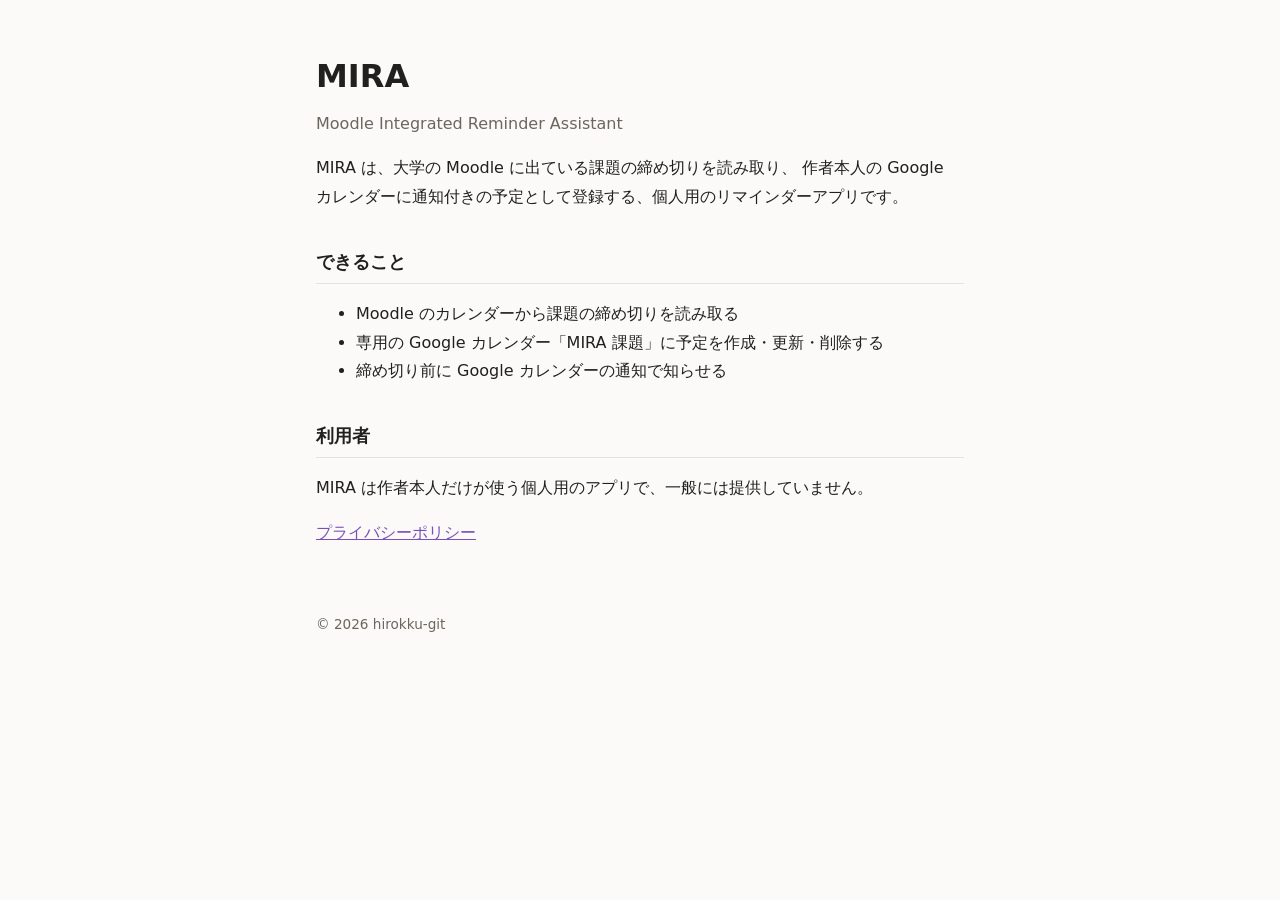
<file: index.html>
<!doctype html>
<html lang="ja">
<head>
<meta charset="utf-8">
<meta name="viewport" content="width=device-width, initial-scale=1">
<title>MIRA</title>
<link rel="stylesheet" href="style.css">
</head>
<body>
<main>
  <h1>MIRA</h1>
  <p class="lead">Moodle Integrated Reminder Assistant</p>

  <p>MIRA は、大学の Moodle に出ている課題の締め切りを読み取り、
  作者本人の Google カレンダーに通知付きの予定として登録する、個人用のリマインダーアプリです。</p>

  <h2>できること</h2>
  <ul>
    <li>Moodle のカレンダーから課題の締め切りを読み取る</li>
    <li>専用の Google カレンダー「MIRA 課題」に予定を作成・更新・削除する</li>
    <li>締め切り前に Google カレンダーの通知で知らせる</li>
  </ul>

  <h2>利用者</h2>
  <p>MIRA は作者本人だけが使う個人用のアプリで、一般には提供していません。</p>

  <p><a href="privacy.html">プライバシーポリシー</a></p>
</main>
<footer>© 2026 hirokku-git</footer>
</body>
</html>
</file>
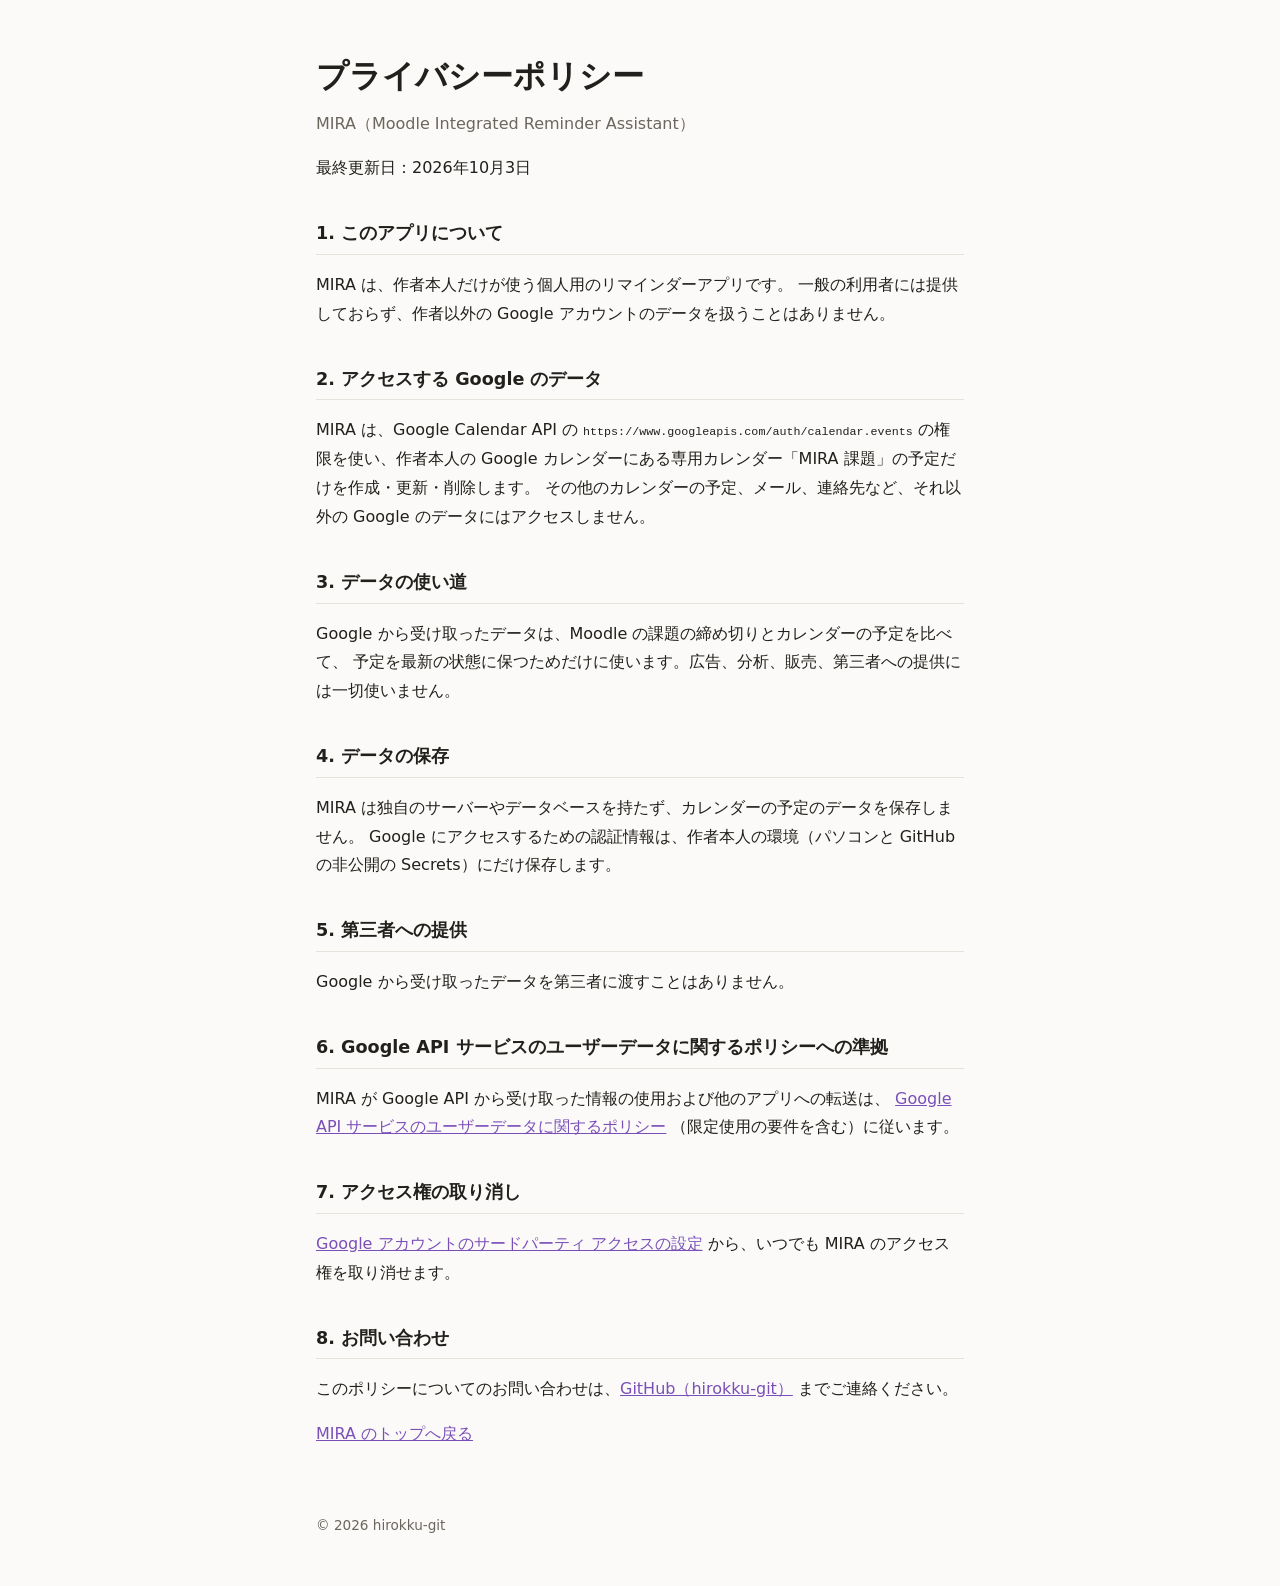
<file: privacy.html>
<!doctype html>
<html lang="ja">
<head>
<meta charset="utf-8">
<meta name="viewport" content="width=device-width, initial-scale=1">
<title>MIRA プライバシーポリシー</title>
<link rel="stylesheet" href="style.css">
</head>
<body>
<main>
  <h1>プライバシーポリシー</h1>
  <p class="lead">MIRA（Moodle Integrated Reminder Assistant）</p>
  <p>最終更新日：2026年10月3日</p>

  <h2>1. このアプリについて</h2>
  <p>MIRA は、作者本人だけが使う個人用のリマインダーアプリです。
  一般の利用者には提供しておらず、作者以外の Google アカウントのデータを扱うことはありません。</p>

  <h2>2. アクセスする Google のデータ</h2>
  <p>MIRA は、Google Calendar API の <code>https://www.googleapis.com/auth/calendar.events</code>
  の権限を使い、作者本人の Google カレンダーにある専用カレンダー「MIRA 課題」の予定だけを作成・更新・削除します。
  その他のカレンダーの予定、メール、連絡先など、それ以外の Google のデータにはアクセスしません。</p>

  <h2>3. データの使い道</h2>
  <p>Google から受け取ったデータは、Moodle の課題の締め切りとカレンダーの予定を比べて、
  予定を最新の状態に保つためだけに使います。広告、分析、販売、第三者への提供には一切使いません。</p>

  <h2>4. データの保存</h2>
  <p>MIRA は独自のサーバーやデータベースを持たず、カレンダーの予定のデータを保存しません。
  Google にアクセスするための認証情報は、作者本人の環境（パソコンと GitHub の非公開の Secrets）にだけ保存します。</p>

  <h2>5. 第三者への提供</h2>
  <p>Google から受け取ったデータを第三者に渡すことはありません。</p>

  <h2>6. Google API サービスのユーザーデータに関するポリシーへの準拠</h2>
  <p>MIRA が Google API から受け取った情報の使用および他のアプリへの転送は、
  <a href="https://developers.google.com/terms/api-services-user-data-policy">Google API サービスのユーザーデータに関するポリシー</a>
  （限定使用の要件を含む）に従います。</p>

  <h2>7. アクセス権の取り消し</h2>
  <p><a href="https://myaccount.google.com/permissions">Google アカウントのサードパーティ アクセスの設定</a>
  から、いつでも MIRA のアクセス権を取り消せます。</p>

  <h2>8. お問い合わせ</h2>
  <p>このポリシーについてのお問い合わせは、<a href="https://github.com/hirokku-git">GitHub（hirokku-git）</a> までご連絡ください。</p>

  <p><a href="index.html">MIRA のトップへ戻る</a></p>
</main>
<footer>© 2026 hirokku-git</footer>
</body>
</html>
</file>
<file: style.css>
:root {
  --bg: #fbfaf8;
  --text: #22201c;
  --muted: #6b665e;
  --accent: #7a4fb8;
  --line: #e6e2dc;
}
@media (prefers-color-scheme: dark) {
  :root {
    --bg: #1b1a18;
    --text: #ece9e4;
    --muted: #a39d94;
    --accent: #c4a6f0;
    --line: #34312d;
  }
}
* { box-sizing: border-box; }
body {
  margin: 0;
  background: var(--bg);
  color: var(--text);
  font-family: system-ui, -apple-system, "Hiragino Sans", "Yu Gothic UI", "Meiryo", sans-serif;
  line-height: 1.8;
}
main {
  max-width: 680px;
  margin: 0 auto;
  padding: 48px 16px 24px;
}
h1 { font-size: 2rem; margin: 0; }
h2 { font-size: 1.1rem; margin-top: 2em; padding-bottom: 4px; border-bottom: 1px solid var(--line); }
.lead { color: var(--muted); margin-top: 4px; }
a { color: var(--accent); }
code { font-size: 0.9em; word-break: break-all; }
footer {
  max-width: 680px;
  margin: 0 auto;
  padding: 24px 16px 48px;
  color: var(--muted);
  font-size: 0.85rem;
}
</file>
